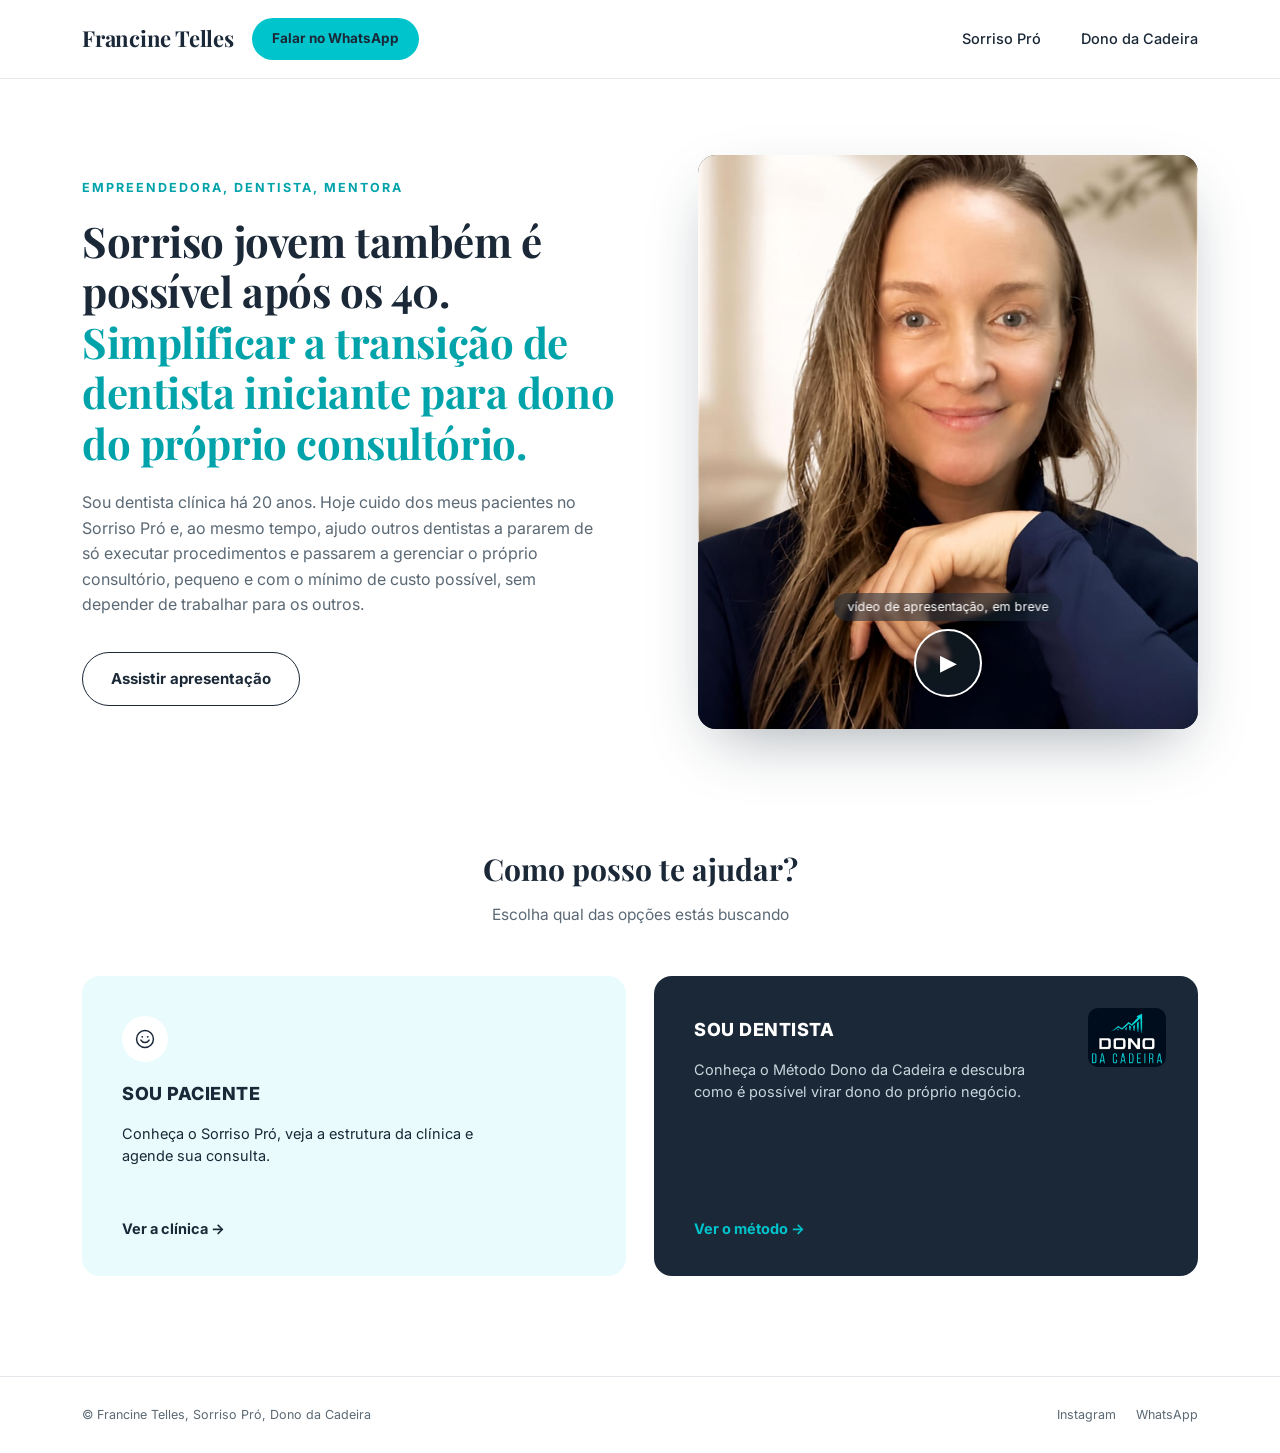
<file: index.html>
<!DOCTYPE html>
<html lang="pt-BR">
<head>
<meta charset="UTF-8">
<meta name="viewport" content="width=device-width, initial-scale=1.0">
<title>Francine Telles, Dentista, Empreendedora e Mentora</title>
<meta name="description" content="Dentista clínica há 20 anos. Fundadora do Sorriso Pró e criadora do método Dono da Cadeira, para dentistas que querem virar donos do próprio negócio.">
<link rel="canonical" href="https://www.francinetelles.com.br/">
<meta name="google-site-verification" content="kwSjlFCM9iuGTJzvuiiH2I1OGrS0Xrq18_uFKnvz5So" />

<!-- Open Graph / redes sociais -->
<meta property="og:type" content="website">
<meta property="og:locale" content="pt_BR">
<meta property="og:site_name" content="Francine Telles">
<meta property="og:title" content="Francine Telles, Dentista, Empreendedora e Mentora">
<meta property="og:description" content="Dentista clínica há 20 anos. Fundadora do Sorriso Pró e criadora do método Dono da Cadeira, para dentistas que querem virar donos do próprio negócio.">
<meta property="og:url" content="https://www.francinetelles.com.br/">
<meta property="og:image" content="https://www.francinetelles.com.br/assets/francine-foto.jpg">
<meta name="twitter:card" content="summary_large_image">

<!-- Dados estruturados -->
<script type="application/ld+json">
{
  "@context": "https://schema.org",
  "@type": "Person",
  "name": "Francine Telles",
  "jobTitle": "Cirurgiã-dentista",
  "url": "https://www.francinetelles.com.br/",
  "image": "https://www.francinetelles.com.br/assets/francine-foto.jpg",
  "sameAs": ["https://www.instagram.com/frantellesparadentistas"],
  "worksFor": [
    { "@type": "Dentist", "name": "Sorriso Pró" },
    { "@type": "Organization", "name": "Dono da Cadeira" }
  ]
}
</script>
<link rel="preconnect" href="https://fonts.googleapis.com">
<link rel="preconnect" href="https://fonts.gstatic.com" crossorigin>
<link href="https://fonts.googleapis.com/css2?family=Playfair+Display:wght@700;800&family=Inter:wght@400;500;600;700;800&display=swap" rel="stylesheet">
<link rel="stylesheet" href="css/style.css">
</head>
<body>

<header class="site-header">
  <div class="wrap">
    <div class="brand-group">
      <span class="brand-name">Francine Telles</span>
      <a class="btn btn-cta btn-sm" href="https://wa.me/5551998588139" target="_blank" rel="noopener">Falar no WhatsApp</a>
    </div>
    <nav class="nav-links">
      <a href="#sorriso-pro">Sorriso Pró</a>
      <a href="dono-da-cadeira.html">Dono da Cadeira</a>
    </nav>
  </div>
</header>

<section class="hero">
  <div class="wrap">
    <div class="hero-text">
      <p class="eyebrow">Empreendedora, Dentista, Mentora</p>
      <h1>Sorriso jovem também é possível após os 40.<br>
      <span class="h1-accent">Simplificar a transição de dentista iniciante para dono do próprio consultório.</span></h1>
      <p class="lead">Sou dentista clínica há 20 anos. Hoje cuido dos meus pacientes no Sorriso Pró e,
      ao mesmo tempo, ajudo outros dentistas a pararem de só executar procedimentos e passarem a
      gerenciar o próprio consultório, pequeno e com o mínimo de custo possível, sem depender de
      trabalhar para os outros.</p>
      <a class="btn btn-outline" href="#video-apresentacao">Assistir apresentação</a>
    </div>
    <div class="hero-media" id="video-apresentacao">
      <img src="assets/francine-foto.jpg" alt="Francine Telles, dentista e mentora">
      <span class="media-caption">vídeo de apresentação, em breve</span>
      <button class="play-btn" aria-label="Assistir vídeo de apresentação" disabled title="Vídeo em breve">▶</button>
    </div>
  </div>
</section>

<section class="doorway" id="ajuda">
  <div class="wrap">
    <div class="doorway-head">
      <h2>Como posso te ajudar?</h2>
      <p>Escolha qual das opções estás buscando</p>
    </div>
    <div class="cards">
      <a class="card card-light" href="#sorriso-pro" id="sorriso-pro">
        <span class="card-icon" aria-hidden="true">
          <svg width="22" height="22" viewBox="0 0 24 24" fill="none">
            <circle cx="12" cy="12" r="9.2" stroke="#1a2837" stroke-width="1.6"/>
            <path d="M7.5 13.2c1 1.7 2.6 2.6 4.5 2.6s3.5-0.9 4.5-2.6" stroke="#1a2837" stroke-width="1.6" stroke-linecap="round"/>
            <circle cx="9" cy="9.6" r="1" fill="#1a2837"/>
            <circle cx="15" cy="9.6" r="1" fill="#1a2837"/>
          </svg>
        </span>
        <h3>SOU PACIENTE</h3>
        <p>Conheça o Sorriso Pró, veja a estrutura da clínica e agende sua consulta.</p>
        <span class="card-link">Ver a clínica →</span>
      </a>
      <a class="card card-dark" href="dono-da-cadeira.html">
        <span class="card-logo-badge">
          <img src="assets/logo-dono-da-cadeira-dark-crop.jpg" alt="Dono da Cadeira">
        </span>
        <h3>SOU DENTISTA</h3>
        <p>Conheça o Método Dono da Cadeira e descubra como é possível virar dono do próprio
        negócio.</p>
        <span class="card-link">Ver o método →</span>
      </a>
    </div>
  </div>
</section>

<footer class="site-footer">
  <div class="wrap">
    <span>© Francine Telles, Sorriso Pró, Dono da Cadeira</span>
    <span style="display:flex; gap:20px;">
      <a href="https://www.instagram.com/frantellesparadentistas" target="_blank" rel="noopener">Instagram</a>
      <a href="https://wa.me/5551998588139" target="_blank" rel="noopener">WhatsApp</a>
    </span>
  </div>
</footer>

</body>
</html>
</file>
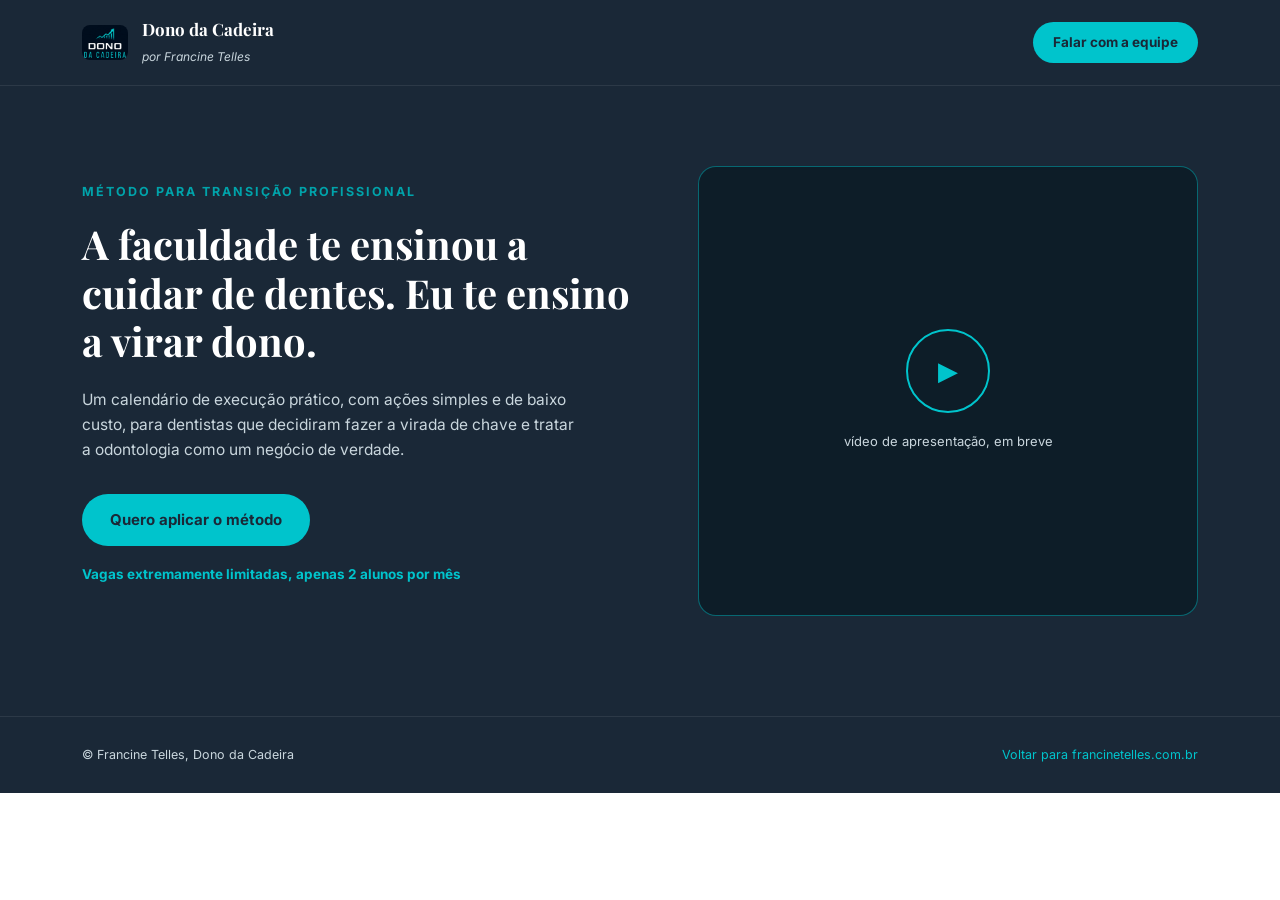
<file: dono-da-cadeira.html>
<!DOCTYPE html>
<html lang="pt-BR">
<head>
<meta charset="UTF-8">
<meta name="viewport" content="width=device-width, initial-scale=1.0">
<title>Dono da Cadeira, Método para Transição Profissional, por Francine Telles</title>
<meta name="description" content="Um calendário de execução prático, com ações simples e de baixo custo, para dentistas que decidiram fazer a virada de chave e tratar a odontologia como um negócio de verdade.">
<link rel="canonical" href="https://www.francinetelles.com.br/dono-da-cadeira.html">

<!-- Open Graph / redes sociais -->
<meta property="og:type" content="website">
<meta property="og:locale" content="pt_BR">
<meta property="og:site_name" content="Dono da Cadeira">
<meta property="og:title" content="Dono da Cadeira, Método para Transição Profissional, por Francine Telles">
<meta property="og:description" content="Um calendário de execução prático, com ações simples e de baixo custo, para dentistas que decidiram fazer a virada de chave e tratar a odontologia como um negócio de verdade.">
<meta property="og:url" content="https://www.francinetelles.com.br/dono-da-cadeira.html">
<meta property="og:image" content="https://www.francinetelles.com.br/assets/logo-dono-da-cadeira-dark-crop.jpg">
<meta name="twitter:card" content="summary_large_image">

<!-- Dados estruturados -->
<script type="application/ld+json">
{
  "@context": "https://schema.org",
  "@type": "Course",
  "name": "Dono da Cadeira",
  "description": "Método para transição profissional de dentistas executores para donos do próprio negócio.",
  "provider": {
    "@type": "Person",
    "name": "Francine Telles",
    "url": "https://www.francinetelles.com.br/"
  }
}
</script>
<link rel="preconnect" href="https://fonts.googleapis.com">
<link rel="preconnect" href="https://fonts.gstatic.com" crossorigin>
<link href="https://fonts.googleapis.com/css2?family=Playfair+Display:wght@700;800&family=Inter:wght@400;500;600;700;800&display=swap" rel="stylesheet">
<link rel="stylesheet" href="css/style.css">
</head>
<body>

<header class="dc-header">
  <div class="wrap">
    <div class="dc-brand">
      <span class="dc-brand-logo">
        <img src="assets/logo-dono-da-cadeira-dark-crop.jpg" alt="Dono da Cadeira">
      </span>
      <span>
        <span class="dc-brand-name" style="display:block;">Dono da Cadeira</span>
        <span class="dc-brand-by">por Francine Telles</span>
      </span>
    </div>
    <a class="btn btn-cta btn-sm" href="https://wa.me/5551998588139" target="_blank" rel="noopener">Falar com a equipe</a>
  </div>
</header>

<section class="dc-hero">
  <div class="wrap">
    <div class="dc-hero-text">
      <p class="eyebrow">Método para transição profissional</p>
      <h1>A faculdade te ensinou a cuidar de dentes. Eu te ensino a virar dono.</h1>
      <p class="lead">Um calendário de execução prático, com ações simples e de baixo custo, para
      dentistas que decidiram fazer a virada de chave e tratar a odontologia como um negócio de
      verdade.</p>
      <a class="btn btn-cta" href="https://wa.me/5551998588139" target="_blank" rel="noopener">Quero aplicar o método</a>
      <p class="dc-urgency">Vagas extremamente limitadas, apenas 2 alunos por mês</p>
    </div>
    <div class="dc-video">
      <button class="play-btn" aria-label="Assistir vídeo de apresentação" disabled title="Vídeo em breve">▶</button>
      <span class="video-note">vídeo de apresentação, em breve</span>
    </div>
  </div>
</section>

<footer class="site-footer" style="background:var(--navy); border-top:1px solid rgba(255,255,255,0.08);">
  <div class="wrap" style="color:var(--ink-soft-on-dark);">
    <span>© Francine Telles, Dono da Cadeira</span>
    <a href="index.html" style="color:var(--cyan);">Voltar para francinetelles.com.br</a>
  </div>
</footer>

</body>
</html>
</file>
<file: css/style.css>
/* ===================================================
   Francine Telles, Hub Digital
   Identidade: azul escuro #1a2837, ciano vívido #00c4cc, branco
   =================================================== */

:root {
  --navy: #1a2837;
  --navy-soft: #24384a;
  --cyan: #00c4cc;
  --cyan-dark: #00a3aa;
  --white: #ffffff;
  --ink-soft: #5b6975;
  --ink-soft-on-dark: #c9d6dd;
  --mint: #e9fbfc;
  --line: #e4e8ec;
  --radius-lg: 18px;
  --radius-md: 14px;
  --radius-sm: 10px;
  --max-width: 1180px;
  --font-display: "Playfair Display", Georgia, serif;
  --font-body: "Inter", -apple-system, BlinkMacSystemFont, "Segoe UI", sans-serif;
}

* { box-sizing: border-box; }

html { scroll-behavior: smooth; }

body {
  margin: 0;
  font-family: var(--font-body);
  color: var(--navy);
  background: var(--white);
  line-height: 1.6;
  font-size: 16px;
  -webkit-font-smoothing: antialiased;
}

img { max-width: 100%; display: block; }

a { color: inherit; text-decoration: none; }

.wrap {
  max-width: var(--max-width);
  margin: 0 auto;
  padding: 0 32px;
}

/* ---------- Botões ---------- */
.btn {
  display: inline-flex;
  align-items: center;
  justify-content: center;
  gap: 8px;
  padding: 14px 28px;
  border-radius: 999px;
  font-weight: 700;
  font-size: 15px;
  font-family: var(--font-body);
  border: none;
  cursor: pointer;
  transition: transform 0.15s ease, box-shadow 0.15s ease, background 0.15s ease;
  white-space: nowrap;
}
.btn:hover { transform: translateY(-1px); }
.btn:focus-visible { outline: 3px solid var(--cyan); outline-offset: 2px; }

.btn-cta {
  background: var(--cyan);
  color: var(--navy);
}
.btn-cta:hover { background: var(--cyan-dark); box-shadow: 0 8px 20px rgba(0,196,204,0.35); }

.btn-outline {
  background: transparent;
  color: var(--navy);
  border: 1.5px solid var(--navy);
}
.btn-outline:hover { background: var(--navy); color: var(--white); }

.btn-outline-light {
  background: transparent;
  color: var(--white);
  border: 1.5px solid rgba(255,255,255,0.5);
}
.btn-outline-light:hover { background: var(--white); color: var(--navy); }

.btn-sm { padding: 10px 20px; font-size: 13.5px; }

/* ---------- Header / Nav ---------- */
.site-header {
  position: sticky;
  top: 0;
  z-index: 50;
  background: rgba(255,255,255,0.92);
  backdrop-filter: blur(8px);
  border-bottom: 1px solid var(--line);
}
.site-header .wrap {
  display: flex;
  align-items: center;
  justify-content: space-between;
  padding-top: 18px;
  padding-bottom: 18px;
}
.brand-group {
  display: flex;
  align-items: center;
  gap: 18px;
}
.brand-name {
  font-family: var(--font-display);
  font-size: 22px;
  font-weight: 700;
  color: var(--navy);
  letter-spacing: -0.01em;
}
.nav-links {
  display: flex;
  align-items: center;
  gap: 40px;
}
.nav-links a {
  font-size: 14.5px;
  font-weight: 500;
  color: var(--navy);
  transition: color 0.15s ease;
}
.nav-links a:hover { color: var(--cyan-dark); }

/* ---------- Hero ---------- */
.hero {
  padding: 76px 0 96px;
}
.hero .wrap {
  display: grid;
  grid-template-columns: 1.05fr 0.95fr;
  gap: 64px;
  align-items: center;
}
.eyebrow {
  text-transform: uppercase;
  letter-spacing: 2px;
  color: var(--cyan-dark);
  font-weight: 700;
  font-size: 12.5px;
  margin: 0 0 18px 0;
}
.hero h1 {
  font-family: var(--font-display);
  font-size: 42px;
  line-height: 1.2;
  font-weight: 700;
  margin: 0 0 22px 0;
  color: var(--navy);
  letter-spacing: -0.01em;
}
.h1-accent {
  color: var(--cyan-dark);
}
.hero .lead {
  font-size: 16px;
  color: var(--ink-soft);
  max-width: 520px;
  margin: 0 0 34px 0;
}
.hero-media {
  position: relative;
  border-radius: var(--radius-lg);
  overflow: hidden;
  aspect-ratio: 4 / 4.6;
  background: var(--navy-soft);
  box-shadow: 0 24px 60px -20px rgba(26,40,55,0.4);
}
.hero-media img {
  width: 100%;
  height: 100%;
  object-fit: cover;
}
.play-btn {
  position: absolute;
  left: 50%;
  bottom: 32px;
  transform: translateX(-50%);
  width: 68px;
  height: 68px;
  border-radius: 50%;
  background: rgba(26,40,55,0.55);
  border: 2px solid var(--white);
  color: var(--white);
  font-size: 22px;
  display: flex;
  align-items: center;
  justify-content: center;
  cursor: pointer;
  backdrop-filter: blur(2px);
  transition: transform 0.15s ease, background 0.15s ease;
}
.play-btn:hover { transform: translateX(-50%) scale(1.06); background: var(--cyan); border-color: var(--cyan); color: var(--navy); }
.play-btn:focus-visible { outline: 3px solid var(--cyan); outline-offset: 3px; }
.media-caption {
  position: absolute;
  left: 50%;
  bottom: 108px;
  transform: translateX(-50%);
  color: var(--white);
  font-size: 12.5px;
  background: rgba(26,40,55,0.55);
  padding: 4px 14px;
  border-radius: 999px;
  backdrop-filter: blur(2px);
}

/* ---------- Doorway ---------- */
.doorway { padding: 20px 0 100px; }
.doorway-head { text-align: center; max-width: 560px; margin: 0 auto 48px; }
.doorway-head h2 {
  font-family: var(--font-display);
  font-size: 30px;
  color: var(--navy);
  margin: 0 0 10px 0;
}
.doorway-head p { color: var(--ink-soft); font-size: 15.5px; margin: 0; }

.cards {
  display: grid;
  grid-template-columns: 1fr 1fr;
  gap: 28px;
}
.card {
  display: flex;
  flex-direction: column;
  border-radius: var(--radius-lg);
  padding: 40px 40px 36px;
  min-height: 300px;
  position: relative;
  transition: transform 0.18s ease, box-shadow 0.18s ease;
}
.card:hover { transform: translateY(-4px); }
.card-light {
  background: var(--mint);
  color: var(--navy);
}
.card-light:hover { box-shadow: 0 20px 40px -20px rgba(0,196,204,0.4); }
.card-dark {
  background: var(--navy);
  color: var(--white);
}
.card-dark:hover { box-shadow: 0 20px 40px -20px rgba(26,40,55,0.55); }

.card-icon {
  width: 46px;
  height: 46px;
  border-radius: 50%;
  background: var(--white);
  display: flex;
  align-items: center;
  justify-content: center;
  font-size: 20px;
  margin-bottom: 18px;
}
.card-dark .card-icon { background: rgba(255,255,255,0.08); }

.card-logo-badge {
  position: absolute;
  top: 32px;
  right: 32px;
  width: 78px;
  border-radius: 10px;
  overflow: hidden;
}

.card h3 {
  font-family: var(--font-body);
  font-size: 18px;
  font-weight: 800;
  letter-spacing: 0.03em;
  margin: 0 0 14px 0;
}
.card p {
  font-size: 14.5px;
  line-height: 1.55;
  margin: 0 0 22px 0;
  max-width: 78%;
}
.card-dark p { color: var(--ink-soft-on-dark); }
.card-link {
  margin-top: auto;
  font-weight: 700;
  font-size: 14.5px;
}
.card-light .card-link { color: var(--navy); }
.card-dark .card-link { color: var(--cyan); }

/* ---------- Footer ---------- */
.site-footer {
  border-top: 1px solid var(--line);
  padding: 28px 0;
}
.site-footer .wrap {
  display: flex;
  justify-content: space-between;
  align-items: center;
  font-size: 12.5px;
  color: var(--ink-soft);
}
.site-footer a { color: var(--ink-soft); }
.site-footer a:hover { color: var(--cyan-dark); }

/* ---------- Página Dono da Cadeira ---------- */
.dc-header {
  background: var(--navy);
  border-bottom: 1px solid rgba(255,255,255,0.08);
}
.dc-header .wrap {
  display: flex;
  align-items: center;
  justify-content: space-between;
  padding-top: 16px;
  padding-bottom: 16px;
}
.dc-brand { display: flex; align-items: center; gap: 14px; }
.dc-brand-logo { width: 46px; border-radius: 8px; overflow: hidden; }
.dc-brand-name { font-family: var(--font-display); font-size: 17px; font-weight: 700; color: var(--white); }
.dc-brand-by { font-size: 12px; color: var(--ink-soft-on-dark); font-style: italic; }

.dc-hero { background: var(--navy); color: var(--white); padding: 80px 0 100px; }
.dc-hero .wrap {
  display: grid;
  grid-template-columns: 1.05fr 0.95fr;
  gap: 64px;
  align-items: center;
}
.dc-hero h1 {
  font-family: var(--font-display);
  font-size: 40px;
  line-height: 1.22;
  font-weight: 700;
  margin: 0 0 22px 0;
  color: var(--white);
}
.dc-hero .lead {
  color: var(--ink-soft-on-dark);
  font-size: 15.5px;
  max-width: 500px;
  margin: 0 0 32px 0;
}
.dc-urgency {
  margin-top: 18px;
  font-weight: 700;
  font-size: 13.5px;
  color: var(--cyan);
}
.dc-video {
  position: relative;
  border-radius: var(--radius-lg);
  aspect-ratio: 4 / 3.6;
  background: #0d1d28;
  border: 1.5px solid rgba(0,196,204,0.45);
  display: flex;
  align-items: center;
  justify-content: center;
  flex-direction: column;
  gap: 18px;
}
.dc-video .play-btn {
  position: static;
  transform: none;
  width: 84px;
  height: 84px;
  background: transparent;
  border: 2px solid var(--cyan);
  color: var(--cyan);
  font-size: 26px;
}
.dc-video .play-btn:hover { background: var(--cyan); color: var(--navy); }
.dc-video .video-note { color: var(--ink-soft-on-dark); font-size: 13px; }

/* ---------- Responsivo ---------- */
@media (max-width: 900px) {
  .hero .wrap, .dc-hero .wrap { grid-template-columns: 1fr; gap: 40px; }
  .hero { padding: 40px 0 60px; }
  .hero h1 { font-size: 32px; }
  .dc-hero h1 { font-size: 30px; }
  .cards { grid-template-columns: 1fr; }
  .site-header .wrap { flex-wrap: wrap; gap: 14px 0; }
  .nav-links { gap: 24px; order: 3; width: 100%; }
  .card p { max-width: 100%; }
  .hero-media { order: -1; aspect-ratio: 4/3.4; }
}
@media (max-width: 560px) {
  .wrap { padding: 0 20px; }
  .brand-group { flex-wrap: wrap; gap: 10px; }
  .hero h1 { font-size: 27px; }
  .dc-hero h1 { font-size: 25px; }
  .btn { padding: 12px 22px; font-size: 14px; }
  .dc-header .wrap { flex-direction: column; align-items: flex-start; gap: 14px; }
}
</file>
